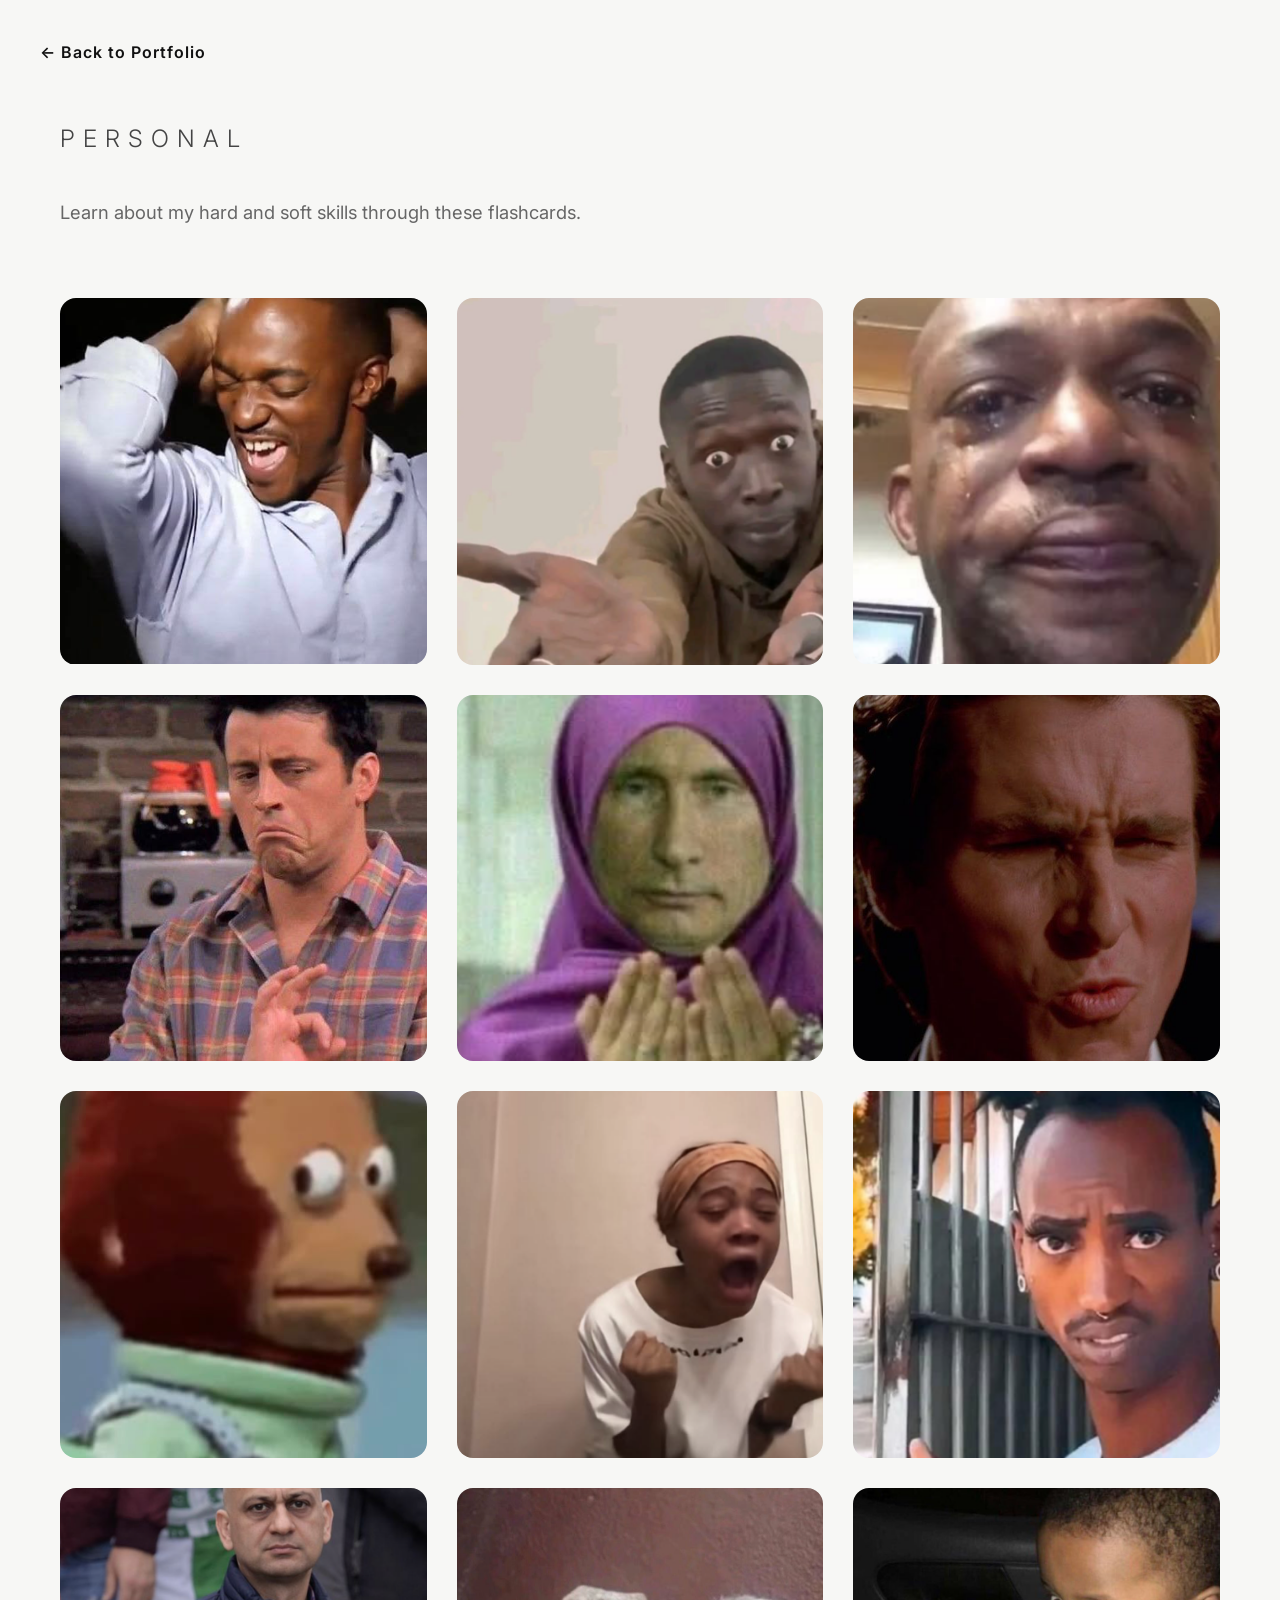
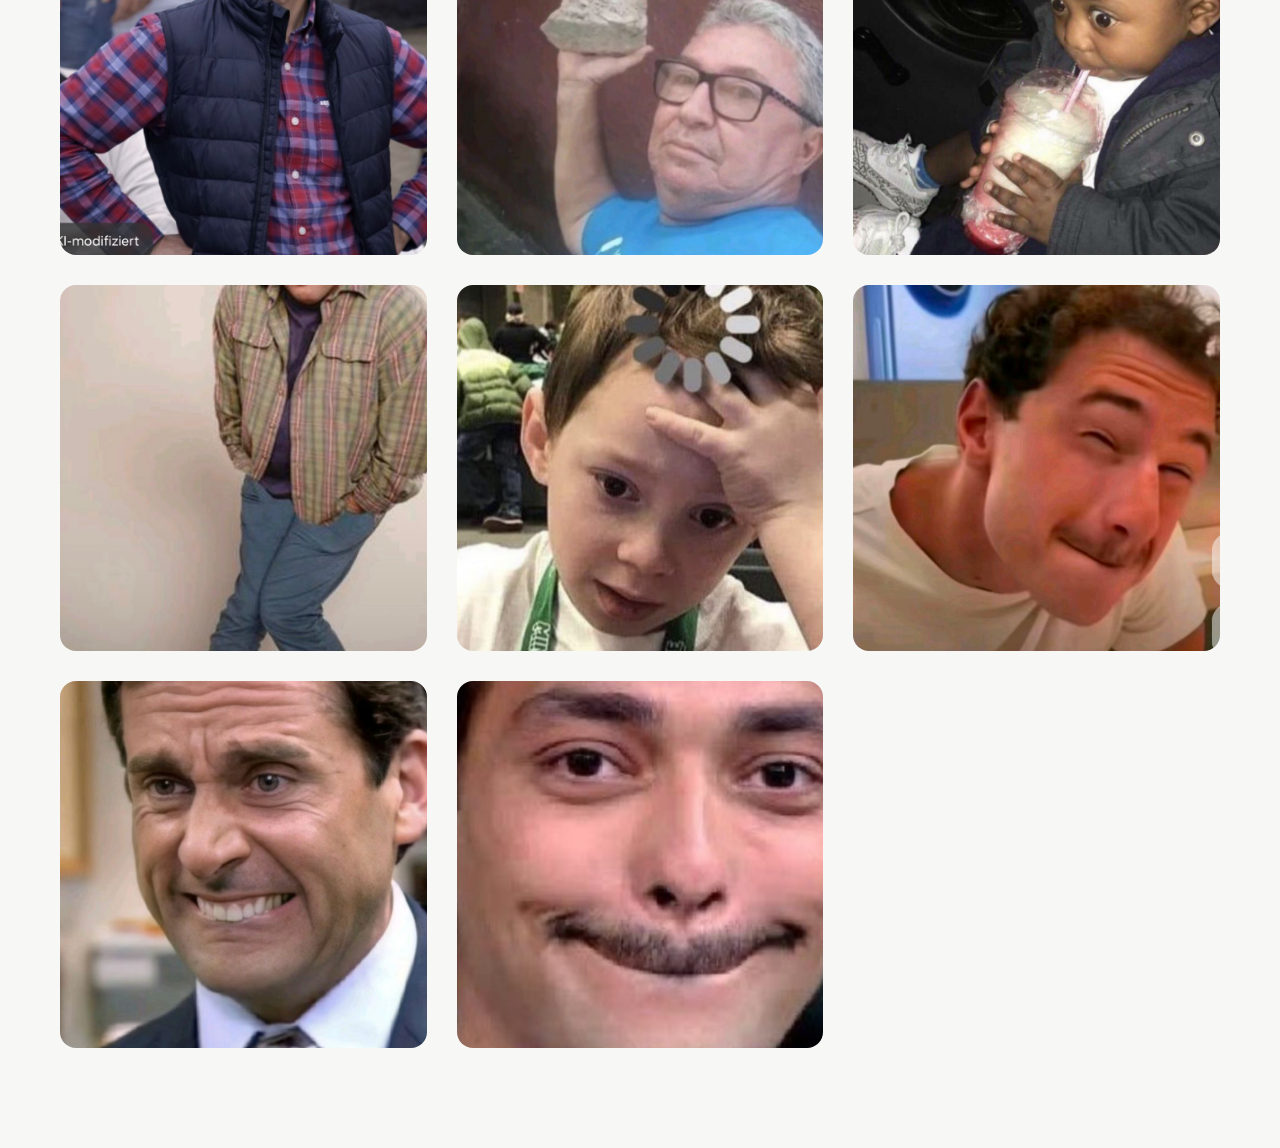
<file: flashcards.html>
<!DOCTYPE html>
<html lang="en">

<head>
    <meta charset="UTF-8">
    <meta name="viewport" content="width=device-width, initial-scale=1.0">

    <title>Personal | Portfolio</title>

    <!-- Google Fonts -->
    <link rel="preconnect" href="https://fonts.googleapis.com">
    <link rel="preconnect" href="https://fonts.gstatic.com" crossorigin>

    <link href="https://fonts.googleapis.com/css2?family=Anton&family=Inter:wght@300;400;500;600;700&display=swap" rel="stylesheet">

    <link rel="stylesheet" href="flashcards.css">
    
</head>

<body>

    <a href="index.html" class="back-button">← Back to Portfolio</a>

    <section class="flashcards">

        <h1>PERSONAL</h1>

        <p class="subtitle">
            Learn about my hard and soft skills through these flashcards.
        </p>

        <div class="gallery">

            <div class="card">
                <img src="Images/1.png" alt="Flashcard 1">
                <div class="overlay">Me when somebody asks me if I am a good painter.</div>
            </div>

            <div class="card">
                <img src="Images/2.png" alt="Flashcard 2">
                <div class="overlay">Me when somebody asks me if I'm creative: damn, look at my portfolio!!</div>
            </div>

            <div class="card">
                <img src="Images/3.png" alt="Flashcard 3">
                <div class="overlay">Me when somebody asks me about my Blender skills.</div>
            </div>

            <div class="card">
                <img src="Images/4.png" alt="Flashcard 4">
                <div class="overlay">Me when somebody asks me if I am a good teamworker.</div>
            </div>

            <div class="card">
                <img src="Images/5.png" alt="Flashcard 5">
                <div class="overlay">Me when somebody asks me if I ever use AI for help.</div>
            </div>

            <div class="card">
                <img src="Images/6.png" alt="Flashcard 6">
                <div class="overlay">Me when somebody asks me to work on a project together.</div>
            </div>

            <div class="card">
                <img src="Images/7.png" alt="Flashcard 7">
                <div class="overlay">Me when people gossip.</div>
            </div>

            <div class="card">
                <img src="Images/8.png" alt="Flashcard 8">
                <div class="overlay">Me when somebody asks me if I am an organised person.</div>
            </div>

            <div class="card">
                <img src="Images/9.png" alt="Flashcard 9">
                <div class="overlay">Me when somebody asks me if I like Friedrich Merz.</div>
            </div>

            <div class="card">
                <img src="Images/10.png" alt="Flashcard 10">
                <div class="overlay">Space to write something.</div>
            </div>

            <div class="card">
                <img src="Images/11.png" alt="Flashcard 11">
                <div class="overlay">Space to write something.</div>
            </div>

            <div class="card">
                <img src="Images/12.png" alt="Flashcard 12">
                <div class="overlay">Space to write something.</div>
            </div>

            <div class="card">
                <img src="Images/13.png" alt="Flashcard 13">
                <div class="overlay">Space to write something.</div>
            </div>

            <div class="card">
                <img src="Images/14.png" alt="Flashcard 14">
                <div class="overlay">Space to write something.</div>
            </div>

            <div class="card">
                <img src="Images/15.png" alt="Flashcard 15">
                <div class="overlay">Space to write something.</div>
            </div>

            <div class="card">
                <img src="Images/16.png" alt="Flashcard 16">
                <div class="overlay">Space to write something.</div>
            </div>

            <div class="card">
                <img src="Images/17.png" alt="Flashcard 17">
                <div class="overlay">Space to write something.</div>
            </div>

        </div>

    </section>

</body>
</html>
</file>
<file: flashcards.css>
/* ---------------- RESET ---------------- */

*{
    margin:0;
    padding:0;
    box-sizing:border-box;
}

html{
    scroll-behavior:smooth;
}

body{
    font-family:"Inter", sans-serif;
    background:#f7f7f5;
    color:#111;
    line-height:1.6;
}


/* ---------------- BACK BUTTON ---------------- */

.back-button{
    position:fixed;
    top:40px;
    left:40px;
    text-decoration:none;
    color:#111;
    font-size:16px;
    font-weight:600;
    letter-spacing:1px;
    transition:.3s;
    z-index:100;
}

.back-button:hover{
    opacity:.5;
}


/* ---------------- PAGE ---------------- */

.flashcards{
    max-width:1400px;
    margin:auto;
    padding:120px 60px 100px;
}


/* ---------------- HEADING ---------------- */

.flashcards h1{
    font-family:"Inter", sans-serif;
    font-weight:300;
    font-size:24px;
    letter-spacing:8px;
    text-transform:uppercase;
    text-align:left;
    color:#444;
    margin-bottom:40px;
}

.subtitle{
    max-width:650px;
    font-size:1.15rem;
    color:#666;
    margin-bottom:70px;
}


/* ---------------- GALLERY ---------------- */

.gallery{
    display:grid;
    grid-template-columns:repeat(3,1fr);
    gap:30px;
}


/* ---------------- CARD ---------------- */

.card{
    position:relative;
    overflow:hidden;
    border-radius:16px;
    cursor:pointer;
    transition:transform .35s ease;
}

.card:hover{
    transform:translateY(-6px);
}

.card img{
    width:100%;
    display:block;
    aspect-ratio:1/1;
    object-fit:cover;
}


/* ---------------- HOVER ---------------- */

.overlay{
    position:absolute;
    inset:0;

    display:flex;
    justify-content:center;
    align-items:center;
    text-align:center;

    background:rgba(0,0,0,.82);

    color:white;
    padding:30px;

    opacity:0;
    transition:.35s;

    font-size:1.15rem;
    font-weight:600;
    line-height:1.5;
}

.card:hover .overlay{
    opacity:1;
}


/* ---------------- RESPONSIVE ---------------- */

@media(max-width:1000px){

.gallery{
    grid-template-columns:repeat(2,1fr);
}

.flashcards{
    padding:100px 40px;
}

}

@media(max-width:650px){

.gallery{
    grid-template-columns:1fr;
}

.flashcards h1{
    font-size:4rem;
}

.subtitle{
    font-size:1rem;
}

.back-button{
    top:20px;
    left:20px;
}

}
</file>
